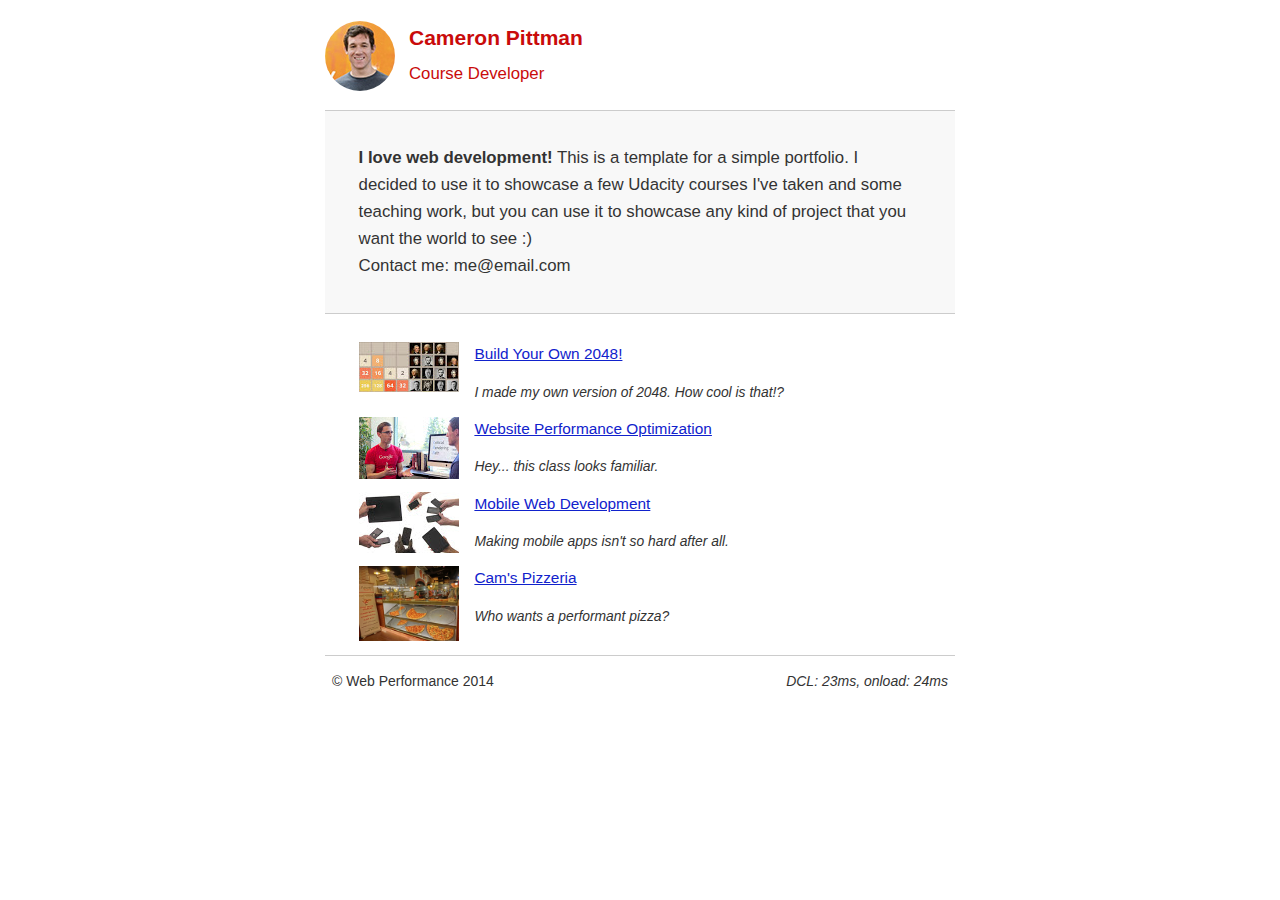
<file: index.html>
<!DOCTYPE html>
<html lang="en">
    <head>
    <meta charset="utf-8">
    <meta name="viewport" content="width=device-width, initial-scale=1">
    <meta name="description" content=" FILL ME IN ">
    <meta name="author" content=" FILL ME IN ">
    <title>Cameron Pittman: Portfolio</title>
    <!-- Hmm, what is the impact of web fonts on speed? Measure it... -->
     <style>
   	html { font-size: 100%; overflow-y: scroll;  -webkit-tap-highlight-color: rgba(0,0,0,0);  -ms-text-size-adjust: 100%;
  -webkit-text-size-adjust: none;}body { margin: 0; font-size: 14px; line-height: 1.61; font-weight: 400; }body, button, input, select, textarea { font-family: 'Open Sans', sans-serif; color: #333; }
a { color: #12C; }a:visited { color: #61C; }a:focus { outline: thin dotted; }a:hover, a:active { color: #c00; outline: 0; }b, strong { font-weight: bold; }
pre, code { font-family: monospace, monospace; font-size: 1em; }ul, ol { margin: 1em 0; padding: 0 0 0 20px; }img { border: 0; max-width: 100%; }
body { background: #fff; }header, footer, .container { max-width: 45em; margin: 0 auto; }header { padding: 0 0.5em; color: #C90B0B; }
header img { border-radius: 40px; float: left; }header p { font-size:1.5em; font-weight: bold; padding-left: 4em;}header p span { font-size: 0.8em; font-weight: normal;}
.hero { padding: 2em; background-color: #f8f8f8; font-size:1.2em;  border-bottom: 1px solid #ccc;  border-top: 1px solid #ccc;}.content { padding: 1em 1em; }
.content li { list-style-type: none; font-size: 1.1em;}li img { float:left; padding-right: 1em; }li p { font-size: 0.9em; font-style: italic; }
footer {  padding: 0 0.5em;  border-top: 1px solid #ccc;}footer span { float: right; font-style: italic; }
/* Smartphones (portrait) */
@media only screen and (max-width: 480px) {  body { font-size: 12px;}  header p { padding-left: 4.5em;}}

   </style>
    <link href="css/print.css" rel="stylesheet" media="print">
    <!-- <link href="css/media.css" rel="stylesheet" media="screen and (max-width: 480px)"> -->
   
    <script>
      (function(w,g){w['GoogleAnalyticsObject']=g;
      w[g]=w[g]||function(){(w[g].q=w[g].q||[]).push(arguments)};w[g].l=1*new Date();})(window,'ga');
      // Optional TODO: replace with your Google Analytics profile ID.
      ga('create', 'UA-XXXX-Y');
      ga('send', 'pageview');
    </script>
    <script async src="http://www.google-analytics.com/analytics.js" ></script>
    </head>

    <body>
<header> <a href="/"><img src="img/profilepic.jpg"></a>
      <p>Cameron Pittman<br>
    <span>Course Developer</span></p>
    </header>
<div class="container">
      <div class="hero"> <strong>I love web development!</strong> This is a template for a simple portfolio. I decided to use it to showcase a few Udacity courses I've taken and some teaching work, but you can use it to showcase any kind of project that you want the world to see :) <br>
    Contact me: me@email.com </div>
      <div class="content">
    <ul>
          <li> <img src="img/build.jpg"> <a href="project-2048.html">Build Your Own 2048!</a>
        <p>I made my own version of 2048. How cool is that!?</p>
      </li>
          <li> <img src="img/website.jpg"> <a href="project-webperf.html">Website Performance Optimization</a>
        <p>Hey... this class looks familiar.</p>
      </li>
          <li> <img src="img/mobile.jpg"> <a href="project-mobile.html">Mobile Web Development</a>
        <p>Making mobile apps isn't so hard after all.</p>
      </li>
          <li> <img style="width: 100px;" src="views/images/pizzeria.jpg"> <a href="views/pizza.html">Cam's Pizzeria</a>
        <p>Who wants a performant pizza?</p>
      </li>
        </ul>
  </div>
      <footer>
    <p>&copy; Web Performance 2014 <span id="crp-stats"></span></p>
  </footer>
    </div>
    <link rel="dns-prefetch" href="//fonts.googleapis.com/css?family=Open+Sans:400,700">
	<script src="js/perfmatters.js"></script>
</body>
</html>
</file>
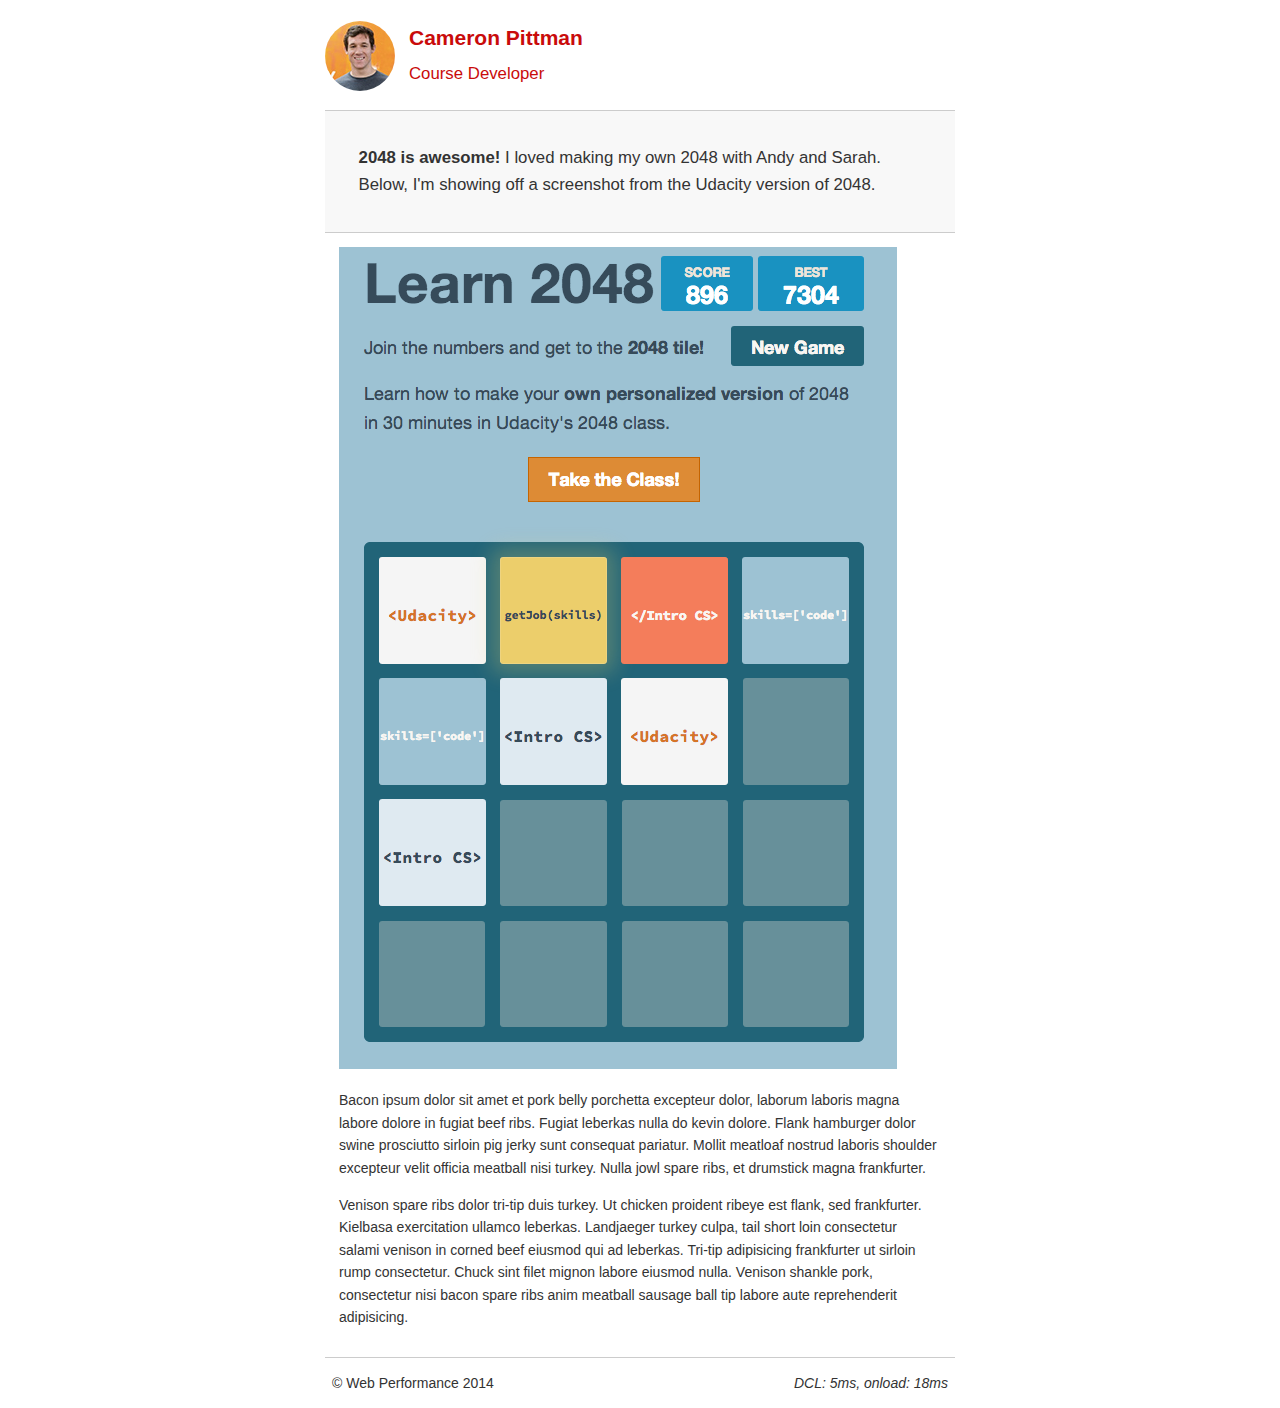
<file: project-2048.html>
<!DOCTYPE html>
<html lang="en">
  <head>
    <meta charset="utf-8">
    <meta name="viewport" content="width=device-width, initial-scale=1">
    <meta name="description" content=" FILL ME IN ">
    <meta name="author" content=" FILL ME IN ">
    <title>Cameron Pittman: Portfolio</title>

    <!-- Hmm, what is the impact of web fonts on speed? Measure it... -->
    <!-- <link href="//fonts.googleapis.com/css?family=Open+Sans:400,700" rel="stylesheet"> -->

    <style>
   	html { font-size: 100%; overflow-y: scroll;  -webkit-tap-highlight-color: rgba(0,0,0,0);  -ms-text-size-adjust: 100%;
  -webkit-text-size-adjust: none;}body { margin: 0; font-size: 14px; line-height: 1.61; font-weight: 400; }body, button, input, select, textarea { font-family: 'Open Sans', sans-serif; color: #333; }
a { color: #12C; }a:visited { color: #61C; }a:focus { outline: thin dotted; }a:hover, a:active { color: #c00; outline: 0; }b, strong { font-weight: bold; }
pre, code { font-family: monospace, monospace; font-size: 1em; }ul, ol { margin: 1em 0; padding: 0 0 0 20px; }img { border: 0; max-width: 100%; }
body { background: #fff; }header, footer, .container { max-width: 45em; margin: 0 auto; }header { padding: 0 0.5em; color: #C90B0B; }
header img { border-radius: 40px; float: left; }header p { font-size:1.5em; font-weight: bold; padding-left: 4em;}header p span { font-size: 0.8em; font-weight: normal;}
.hero { padding: 2em; background-color: #f8f8f8; font-size:1.2em;  border-bottom: 1px solid #ccc;  border-top: 1px solid #ccc;}.content { padding: 1em 1em; }
.content li { list-style-type: none; font-size: 1.1em;}li img { float:left; padding-right: 1em; }li p { font-size: 0.9em; font-style: italic; }
footer {  padding: 0 0.5em;  border-top: 1px solid #ccc;}footer span { float: right; font-style: italic; }
  @media only screen and (max-width: 480px) {  body { font-size: 12px;}  header p { padding-left: 4.5em;}}
   </style>
    <link href="css/print.css" rel="stylesheet" media="print">
    <!-- <link href="css/media.css" rel="stylesheet" media="screen and (max-width: 480px)">-->

    <script>
      (function(w,g){w['GoogleAnalyticsObject']=g;
      w[g]=w[g]||function(){(w[g].q=w[g].q||[]).push(arguments)};w[g].l=1*new Date();})(window,'ga');

      // Optional TODO: replace with your Google Analytics profile ID.
      ga('create', 'UA-XXXX-Y');
      ga('send', 'pageview');
    </script>
    <script  async src="//www.google-analytics.com/analytics.js" async></script>
  
  </head>

  <body>
    <header>
      <a href="/"><img src="img/profilepic.jpg"></a>
      <p>Cameron Pittman<br><span>Course Developer</span></p>
    </header>

    <div class="container">
      <div class="hero">
        <strong>2048 is awesome!</strong> I loved making my own 2048 with Andy and Sarah. Below, I'm showing off a screenshot from the Udacity version of 2048.
      </div>

      <div class="content">

        <img class="img-responsive" src="img/2048.png">

        <p>Bacon ipsum dolor sit amet et pork belly porchetta excepteur dolor, laborum laboris magna labore dolore in fugiat beef ribs. Fugiat leberkas nulla do kevin dolore. Flank hamburger dolor swine prosciutto sirloin pig jerky sunt consequat pariatur. Mollit meatloaf nostrud laboris shoulder excepteur velit officia meatball nisi turkey. Nulla jowl spare ribs, et drumstick magna frankfurter.</p>

        <p>Venison spare ribs dolor tri-tip duis turkey. Ut chicken proident ribeye est flank, sed frankfurter. Kielbasa exercitation ullamco leberkas. Landjaeger turkey culpa, tail short loin consectetur salami venison in corned beef eiusmod qui ad leberkas. Tri-tip adipisicing frankfurter ut sirloin rump consectetur. Chuck sint filet mignon labore eiusmod nulla. Venison shankle pork, consectetur nisi bacon spare ribs anim meatball sausage ball tip labore aute reprehenderit adipisicing.</p>

    </div>

    <footer>
      <p>&copy; Web Performance 2014 <span id="crp-stats"></span></p>
    </footer>
      <script async src="js/perfmatters.js"></script>
  </body>
</html>
</file>
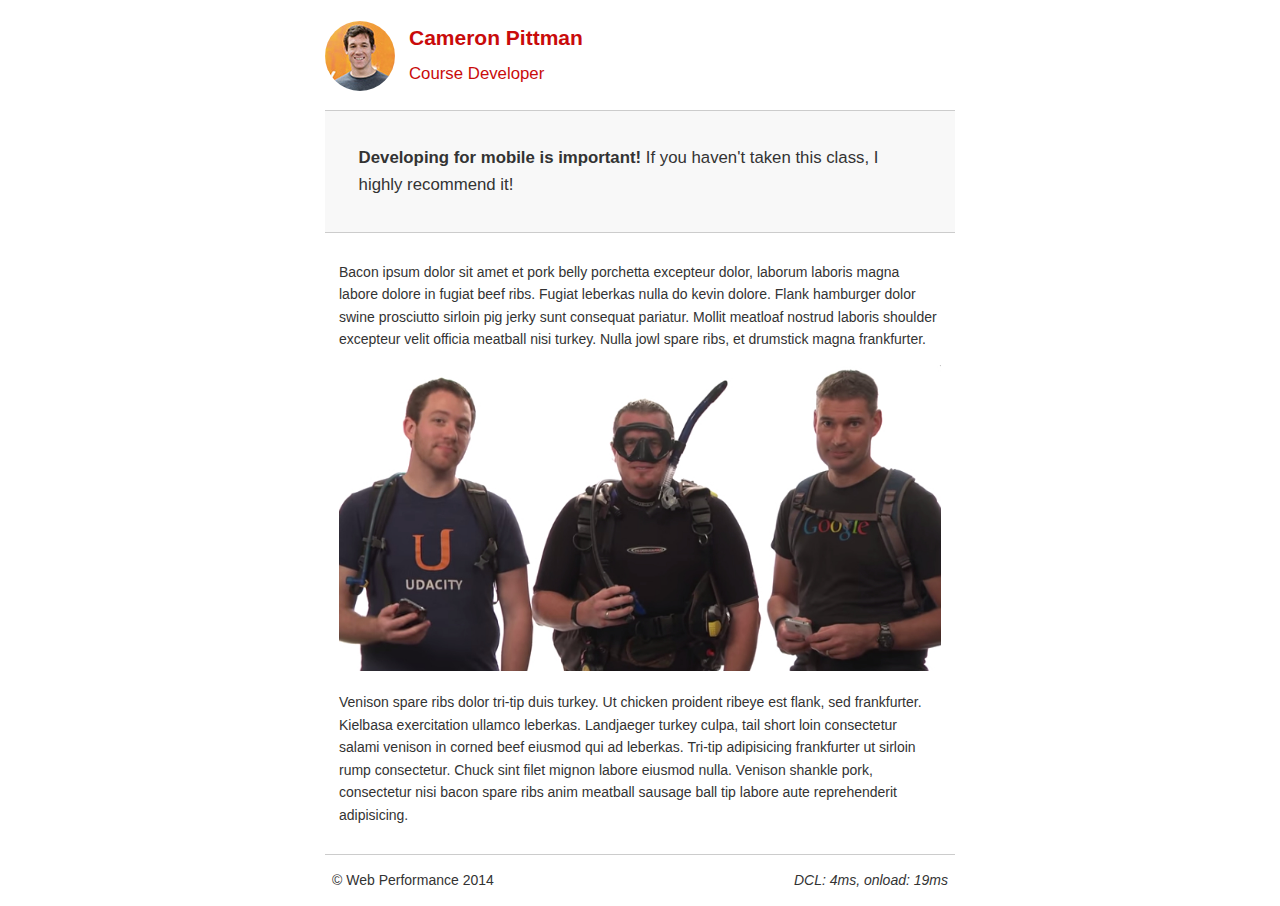
<file: project-mobile.html>
<!DOCTYPE html>
<html lang="en">
  <head>
    <meta charset="utf-8">
    <meta name="viewport" content="width=device-width, initial-scale=1">
    <meta name="description" content=" FILL ME IN ">
    <meta name="author" content=" FILL ME IN ">
    <title>Cameron Pitman: Portfolio</title>

    <!-- Hmm, what is the impact of web fonts on speed? Measure it... -->
    <!-- <link href="//fonts.googleapis.com/css?family=Open+Sans:400,700" rel="stylesheet"> -->
    <style>
   	html { font-size: 100%; overflow-y: scroll;  -webkit-tap-highlight-color: rgba(0,0,0,0);  -ms-text-size-adjust: 100%;
  -webkit-text-size-adjust: none;}body { margin: 0; font-size: 14px; line-height: 1.61; font-weight: 400; }body, button, input, select, textarea { font-family: 'Open Sans', sans-serif; color: #333; }
a { color: #12C; }a:visited { color: #61C; }a:focus { outline: thin dotted; }a:hover, a:active { color: #c00; outline: 0; }b, strong { font-weight: bold; }
pre, code { font-family: monospace, monospace; font-size: 1em; }ul, ol { margin: 1em 0; padding: 0 0 0 20px; }img { border: 0; max-width: 100%; }
body { background: #fff; }header, footer, .container { max-width: 45em; margin: 0 auto; }header { padding: 0 0.5em; color: #C90B0B; }
header img { border-radius: 40px; float: left; }header p { font-size:1.5em; font-weight: bold; padding-left: 4em;}header p span { font-size: 0.8em; font-weight: normal;}
.hero { padding: 2em; background-color: #f8f8f8; font-size:1.2em;  border-bottom: 1px solid #ccc;  border-top: 1px solid #ccc;}.content { padding: 1em 1em; }
.content li { list-style-type: none; font-size: 1.1em;}li img { float:left; padding-right: 1em; }li p { font-size: 0.9em; font-style: italic; }
footer {  padding: 0 0.5em;  border-top: 1px solid #ccc;}footer span { float: right; font-style: italic; }
   @media only screen and (max-width: 480px) {  body { font-size: 12px;}  header p { padding-left: 4.5em;}}
   </style>
    <link href="css/print.css" rel="stylesheet" media="print">
    <!-- <link href="css/media.css" rel="stylesheet" media="screen and (max-width: 480px)">-->

    <script>
      (function(w,g){w['GoogleAnalyticsObject']=g;
      w[g]=w[g]||function(){(w[g].q=w[g].q||[]).push(arguments)};w[g].l=1*new Date();})(window,'ga');

      // Optional TODO: replace with your Google Analytics profile ID.
      ga('create', 'UA-XXXX-Y');
      ga('send', 'pageview');
    </script>
    <script src="http://www.google-analytics.com/analytics.js" async></script>
   
  </head>

  <body>
    <header>
      <a href="/"><img src="img/profilepic.jpg"></a>
      <p>Cameron Pittman<br><span>Course Developer</span></p>
    </header>

    <div class="container">
      <div class="hero">
        <strong>Developing for mobile is important!</strong> If you haven't taken this class, I highly recommend it!
      </div>

      <div class="content">

        <p>Bacon ipsum dolor sit amet et pork belly porchetta excepteur dolor, laborum laboris magna labore dolore in fugiat beef ribs. Fugiat leberkas nulla do kevin dolore. Flank hamburger dolor swine prosciutto sirloin pig jerky sunt consequat pariatur. Mollit meatloaf nostrud laboris shoulder excepteur velit officia meatball nisi turkey. Nulla jowl spare ribs, et drumstick magna frankfurter.</p>

        <img src="img/mobilewebdev.jpg">

        <p>Venison spare ribs dolor tri-tip duis turkey. Ut chicken proident ribeye est flank, sed frankfurter. Kielbasa exercitation ullamco leberkas. Landjaeger turkey culpa, tail short loin consectetur salami venison in corned beef eiusmod qui ad leberkas. Tri-tip adipisicing frankfurter ut sirloin rump consectetur. Chuck sint filet mignon labore eiusmod nulla. Venison shankle pork, consectetur nisi bacon spare ribs anim meatball sausage ball tip labore aute reprehenderit adipisicing.</p>

    </div>

    <footer>
      <p>&copy; Web Performance 2014 <span id="crp-stats"></span></p>
    </footer>
     <script async src="js/perfmatters.js"></script>
  </body>
</html>
</file>
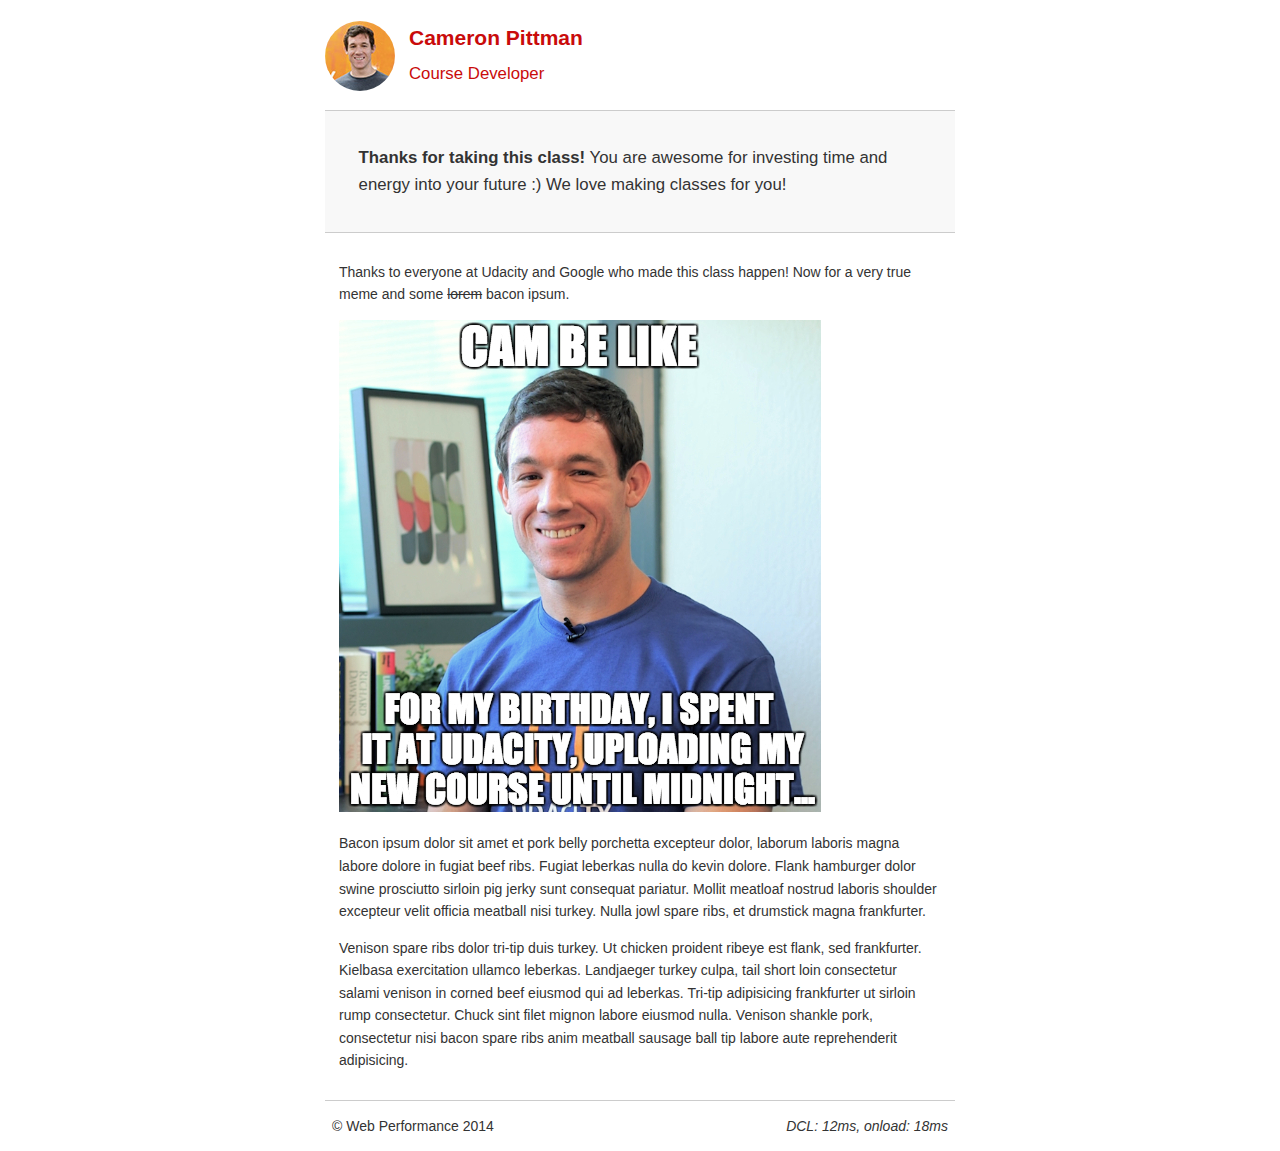
<file: project-webperf.html>
<!DOCTYPE html>
<html lang="en">
  <head>
    <meta charset="utf-8">
    <meta name="viewport" content="width=device-width, initial-scale=1">
    <meta name="description" content=" FILL ME IN ">
    <meta name="author" content=" FILL ME IN ">
    <title>Cameron Pittman: Portfolio</title>

    <!-- Hmm, what is the impact of web fonts on speed? Measure it... -->
    <!-- <link href="//fonts.googleapis.com/css?family=Open+Sans:400,700" rel="stylesheet"> -->

    <style>
   	html { font-size: 100%; overflow-y: scroll;  -webkit-tap-highlight-color: rgba(0,0,0,0);  -ms-text-size-adjust: 100%;
  -webkit-text-size-adjust: none;}body { margin: 0; font-size: 14px; line-height: 1.61; font-weight: 400; }body, button, input, select, textarea { font-family: 'Open Sans', sans-serif; color: #333; }
a { color: #12C; }a:visited { color: #61C; }a:focus { outline: thin dotted; }a:hover, a:active { color: #c00; outline: 0; }b, strong { font-weight: bold; }
pre, code { font-family: monospace, monospace; font-size: 1em; }ul, ol { margin: 1em 0; padding: 0 0 0 20px; }img { border: 0; max-width: 100%; }
body { background: #fff; }header, footer, .container { max-width: 45em; margin: 0 auto; }header { padding: 0 0.5em; color: #C90B0B; }
header img { border-radius: 40px; float: left; }header p { font-size:1.5em; font-weight: bold; padding-left: 4em;}header p span { font-size: 0.8em; font-weight: normal;}
.hero { padding: 2em; background-color: #f8f8f8; font-size:1.2em;  border-bottom: 1px solid #ccc;  border-top: 1px solid #ccc;}.content { padding: 1em 1em; }
.content li { list-style-type: none; font-size: 1.1em;}li img { float:left; padding-right: 1em; }li p { font-size: 0.9em; font-style: italic; }
footer {  padding: 0 0.5em;  border-top: 1px solid #ccc;}footer span { float: right; font-style: italic; }
  @media only screen and (max-width: 480px) {  body { font-size: 12px;}  header p { padding-left: 4.5em;}}
   </style>
    <link href="css/print.css" rel="stylesheet" media="print">
   <!-- <link href="css/media.css" rel="stylesheet" media="screen and (max-width: 480px)"> -->


    <script>
      (function(w,g){w['GoogleAnalyticsObject']=g;
      w[g]=w[g]||function(){(w[g].q=w[g].q||[]).push(arguments)};w[g].l=1*new Date();})(window,'ga');
      // Optional TODO: replace with your Google Analytics profile ID.
      ga('create', 'UA-XXXX-Y');
      ga('send', 'pageview');
    </script>
    <script src="http://www.google-analytics.com/analytics.js" async></script>
   
  </head>

  <body>
    <header>
      <a href="/"><img src="img/profilepic.jpg"></a>
      <p>Cameron Pittman<br><span>Course Developer</span></p>
    </header>

    <div class="container">
      <div class="hero">
        <strong>Thanks for taking this class!</strong> You are awesome for investing time and energy into your future :) We love making classes for you!
      </div>

      <div class="content">

        <p>Thanks to everyone at Udacity and Google who made this class happen! Now for a very true meme and some <strike>lorem</strike> bacon ipsum.</p>

        <img src="img/cam_be_like.jpg">

        <p>Bacon ipsum dolor sit amet et pork belly porchetta excepteur dolor, laborum laboris magna labore dolore in fugiat beef ribs. Fugiat leberkas nulla do kevin dolore. Flank hamburger dolor swine prosciutto sirloin pig jerky sunt consequat pariatur. Mollit meatloaf nostrud laboris shoulder excepteur velit officia meatball nisi turkey. Nulla jowl spare ribs, et drumstick magna frankfurter.</p>

        <p>Venison spare ribs dolor tri-tip duis turkey. Ut chicken proident ribeye est flank, sed frankfurter. Kielbasa exercitation ullamco leberkas. Landjaeger turkey culpa, tail short loin consectetur salami venison in corned beef eiusmod qui ad leberkas. Tri-tip adipisicing frankfurter ut sirloin rump consectetur. Chuck sint filet mignon labore eiusmod nulla. Venison shankle pork, consectetur nisi bacon spare ribs anim meatball sausage ball tip labore aute reprehenderit adipisicing.</p>

    </div>

    <footer>
      <p>&copy; Web Performance 2014 <span id="crp-stats"></span></p>
    </footer>
     <script async src="js/perfmatters.js"></script>
  </body>
</html>
</file>
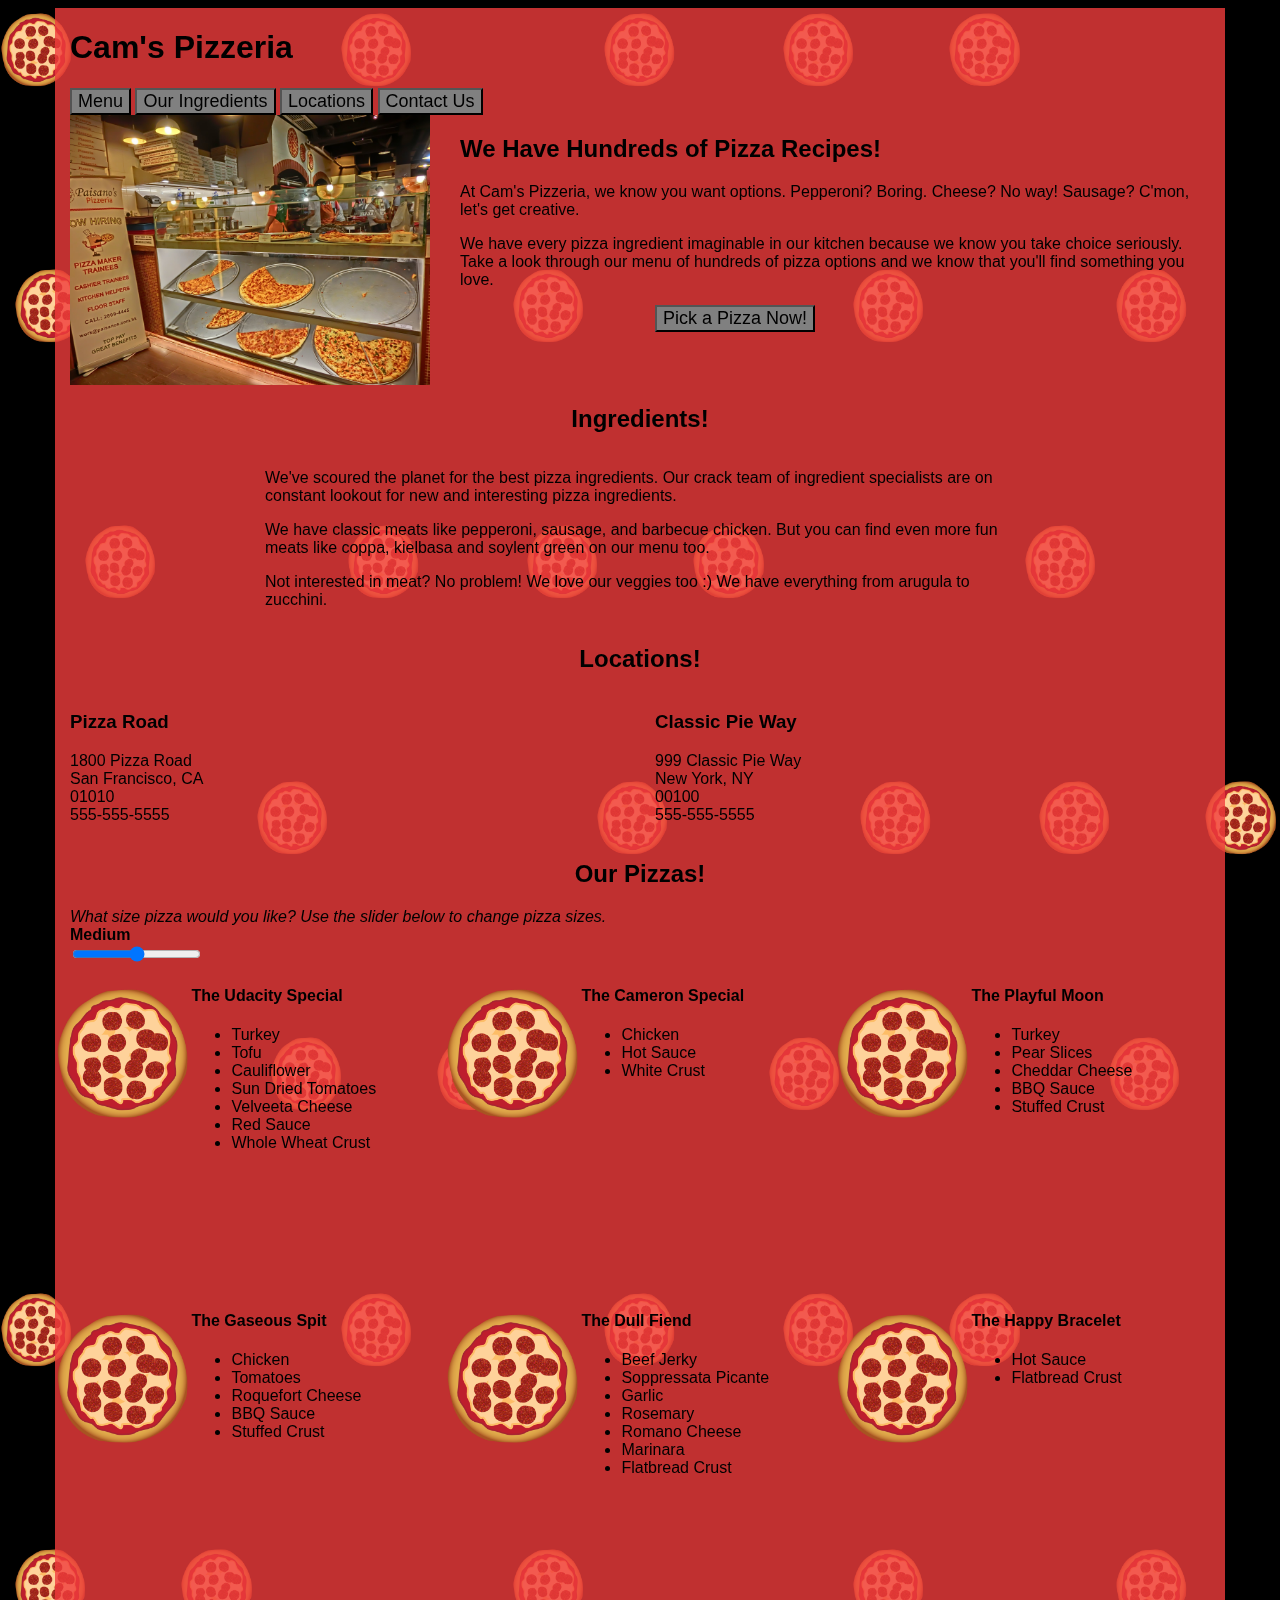
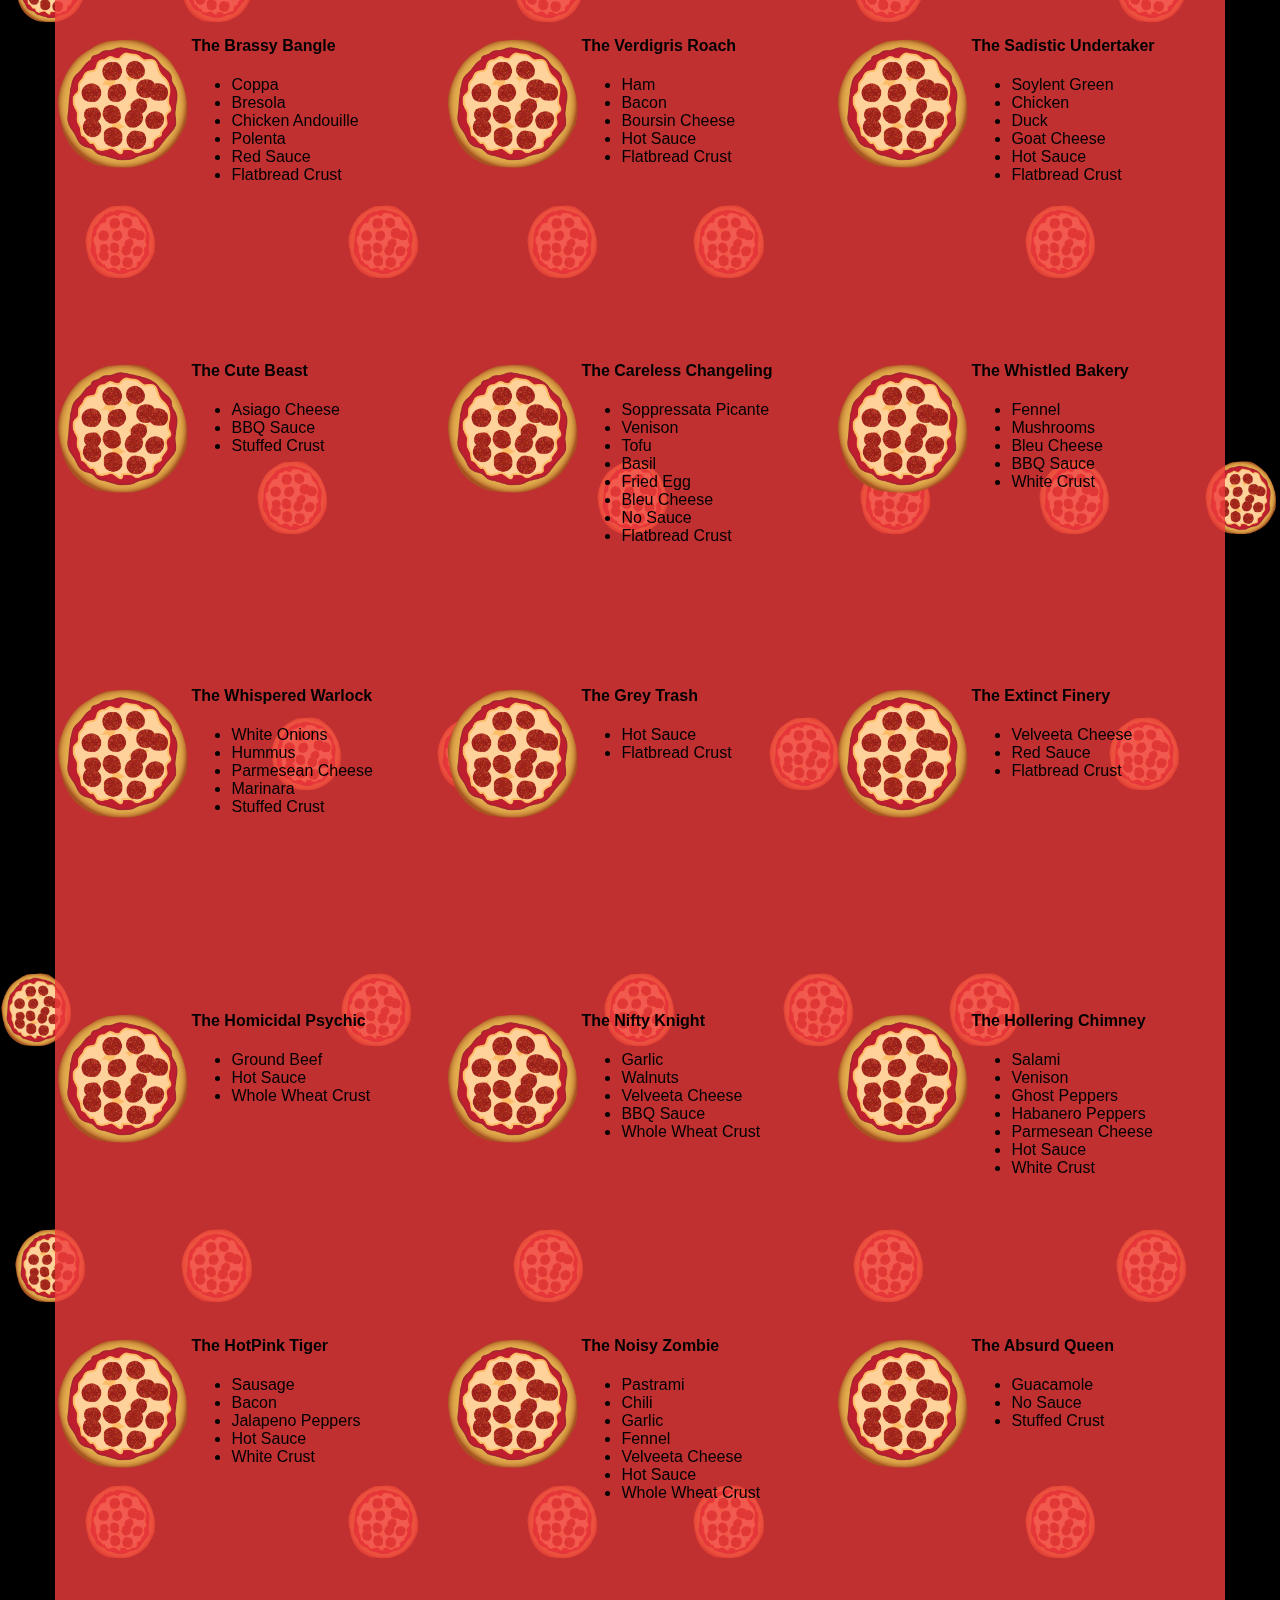
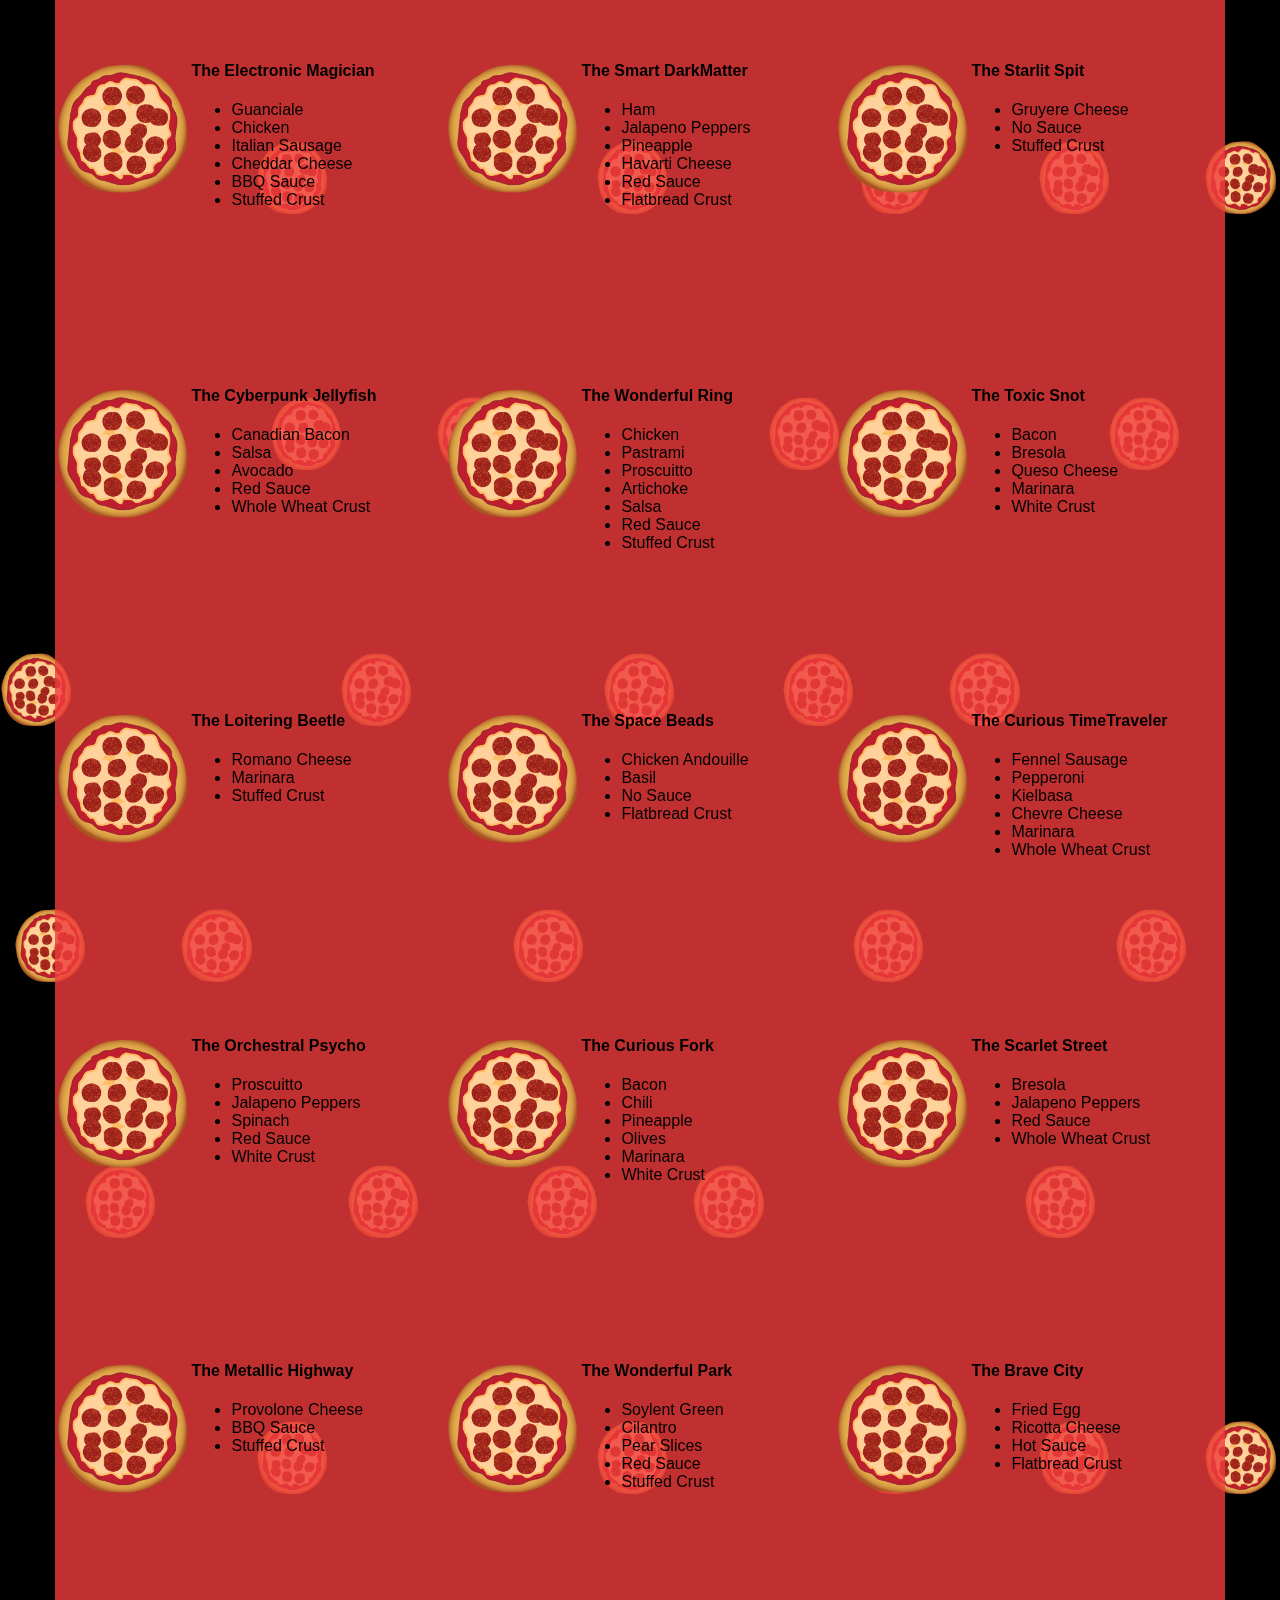
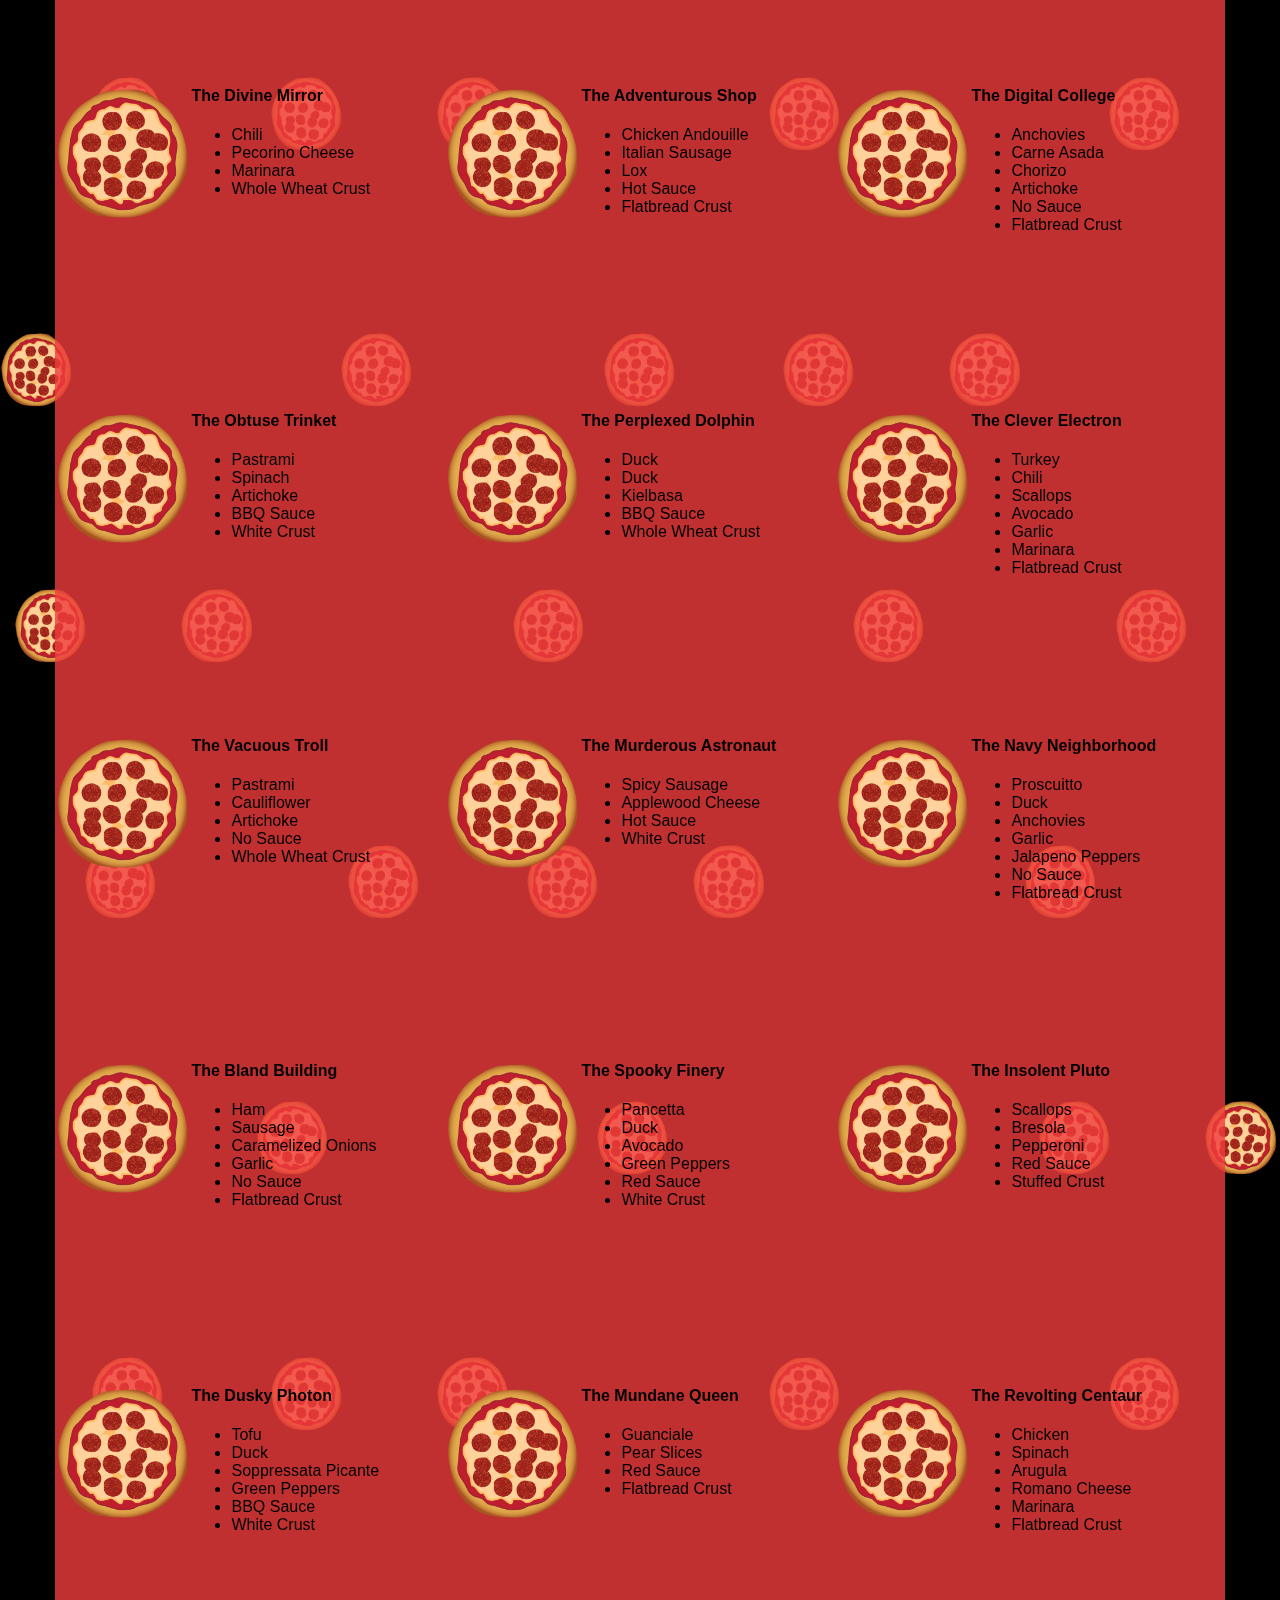
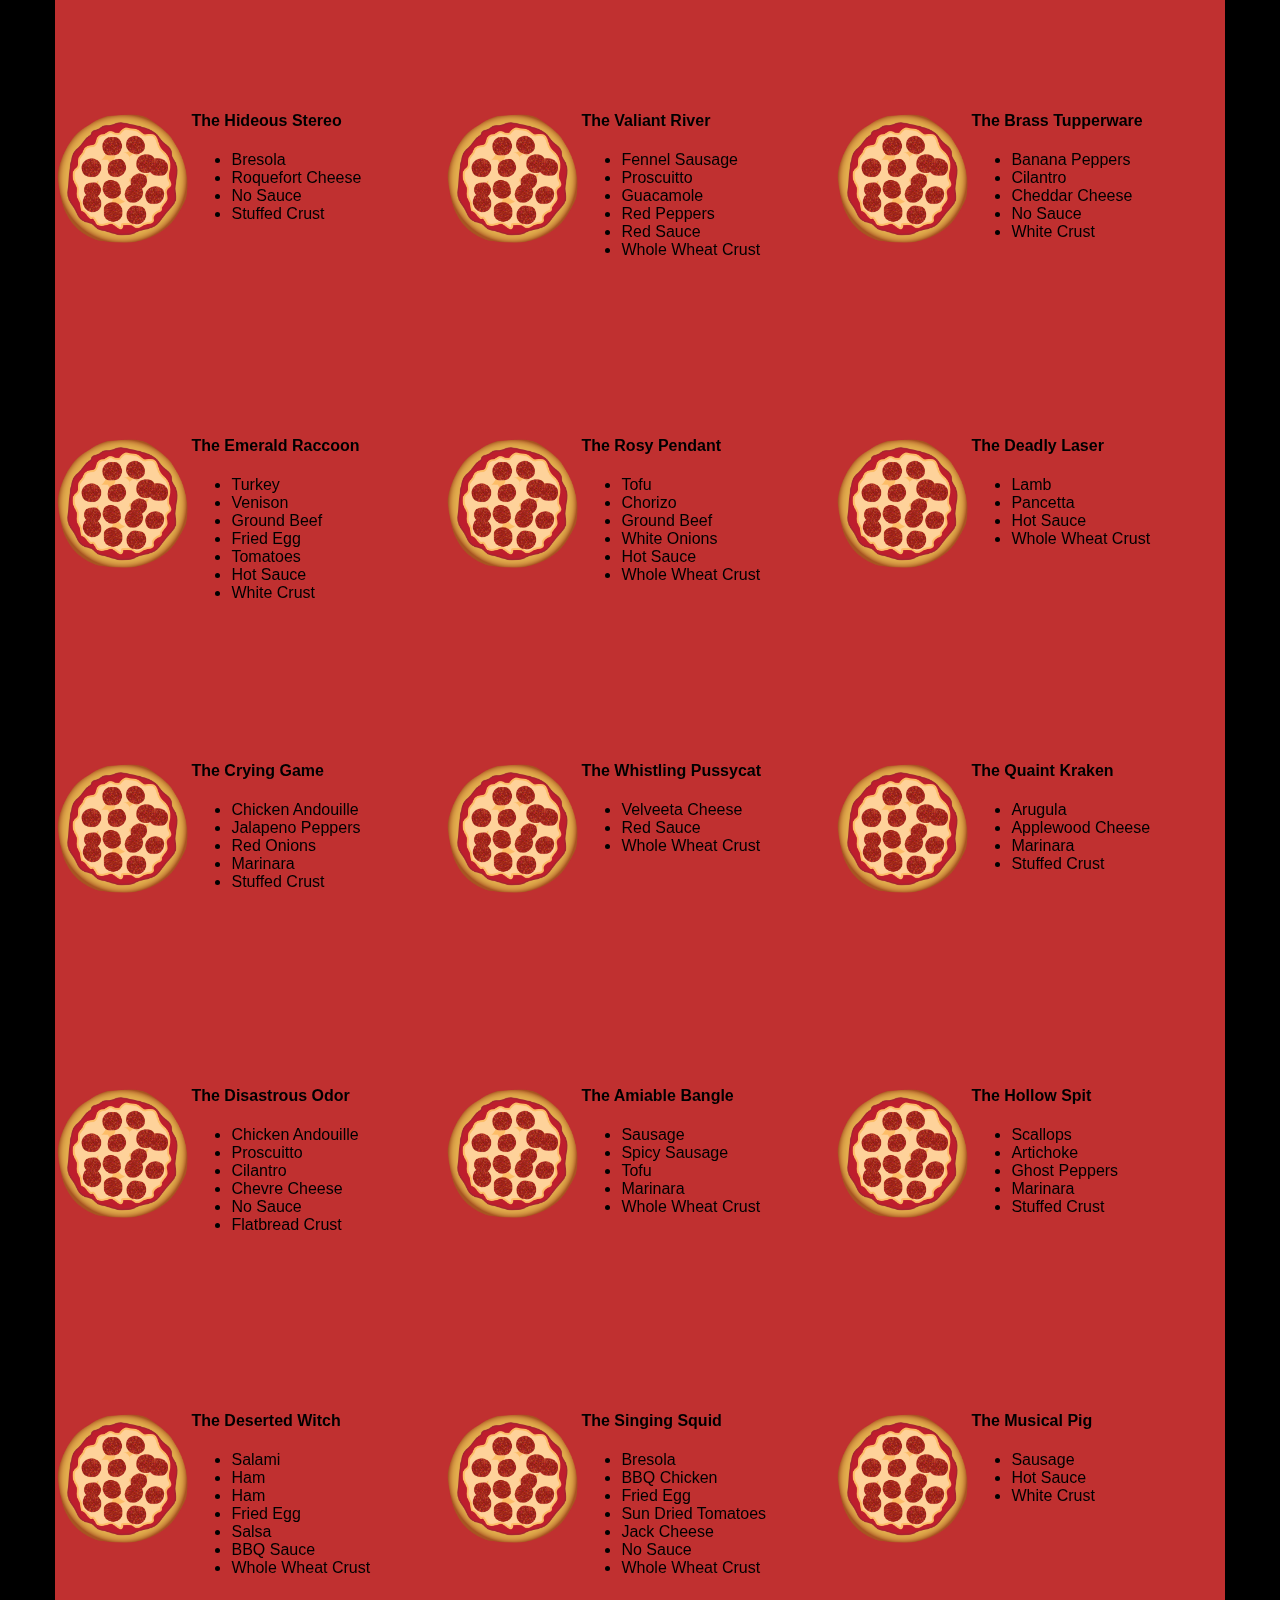
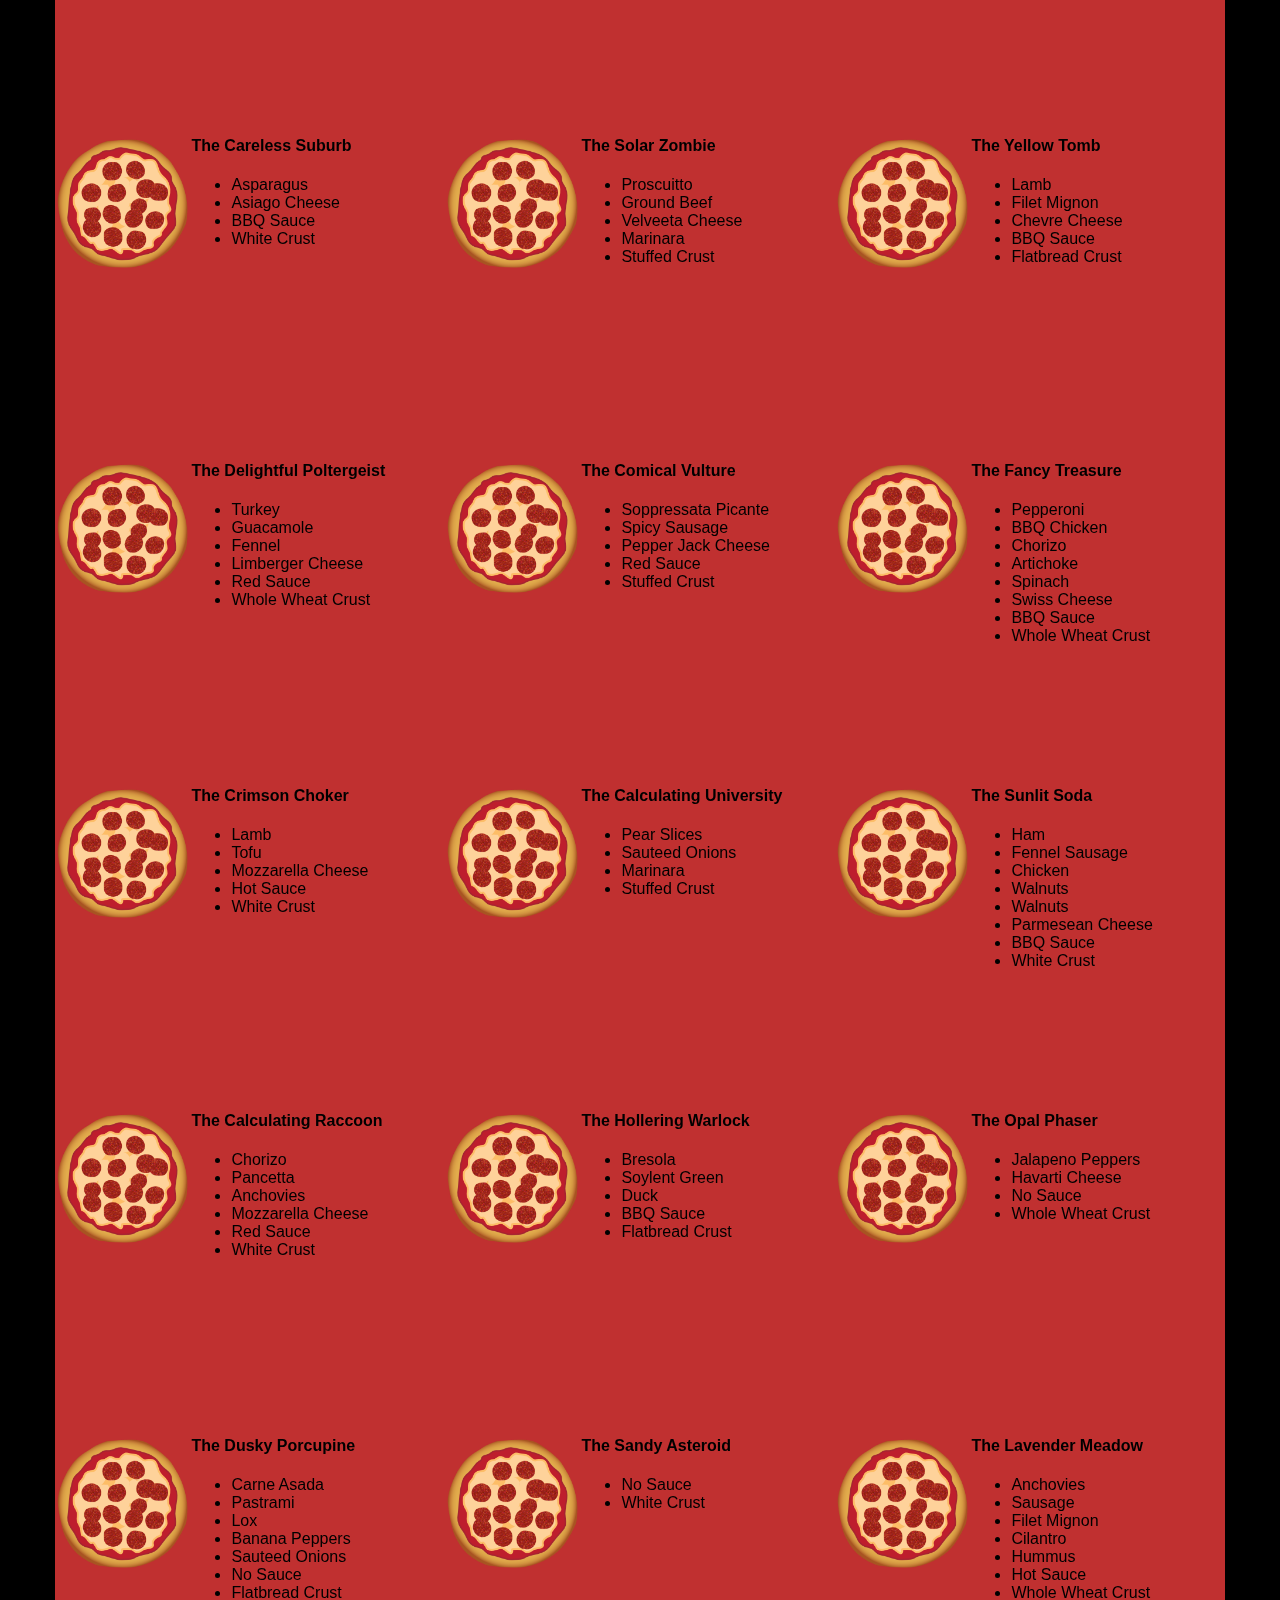
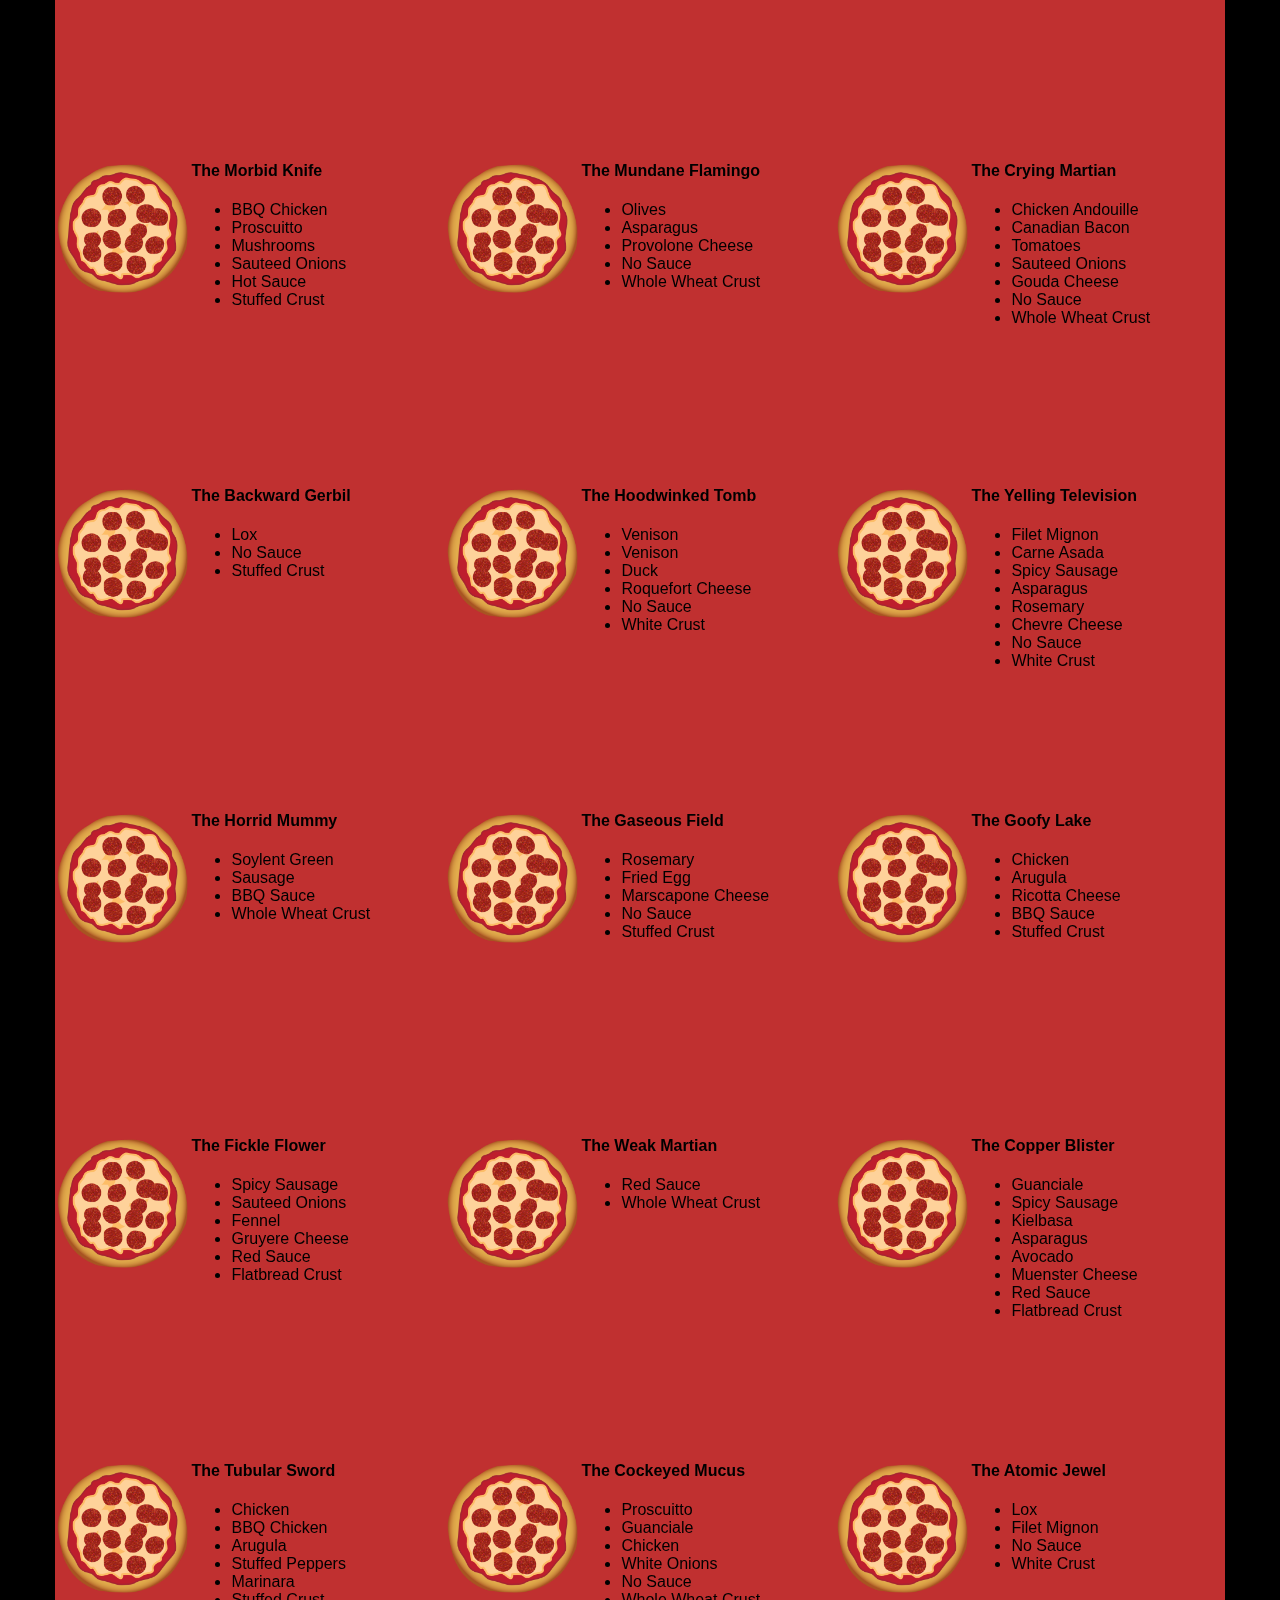
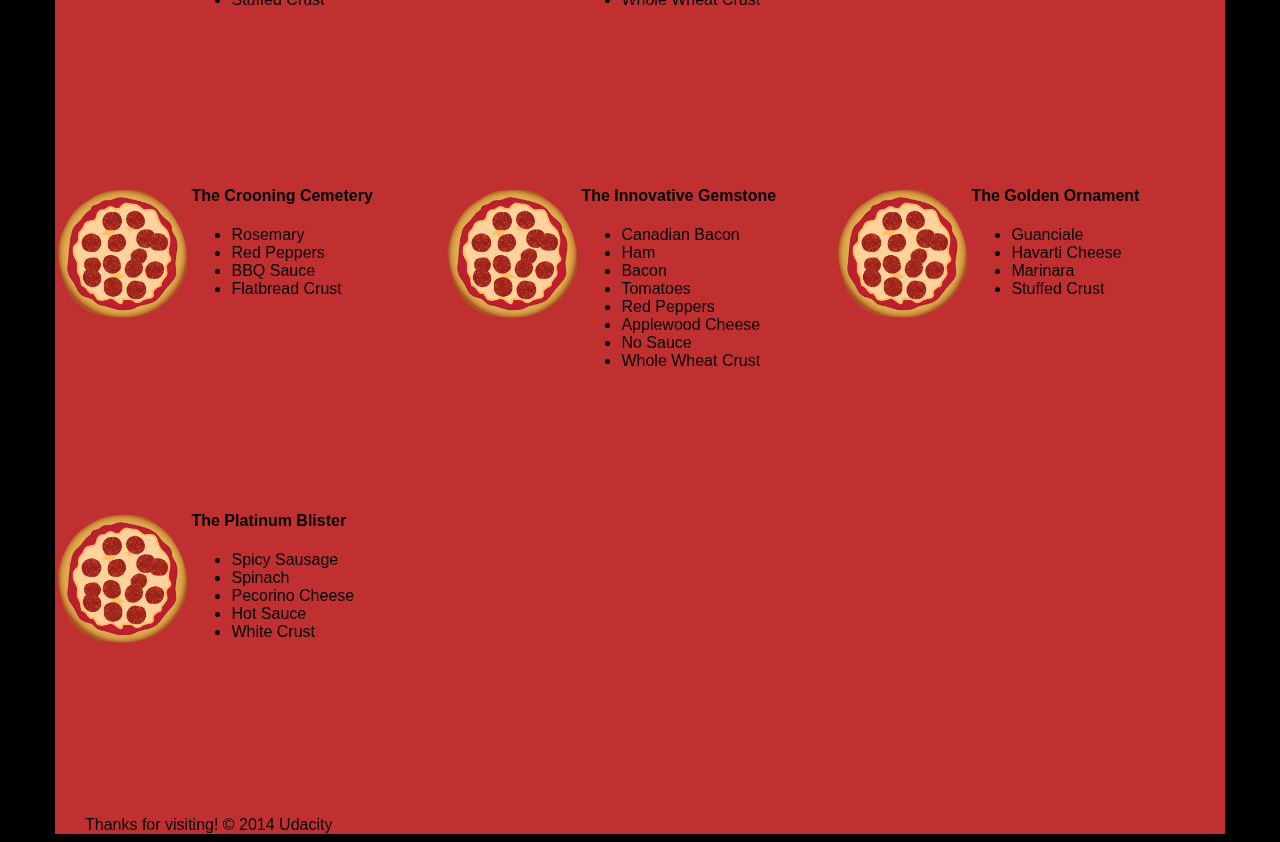
<file: views/pizza.html>
<!DOCTYPE HTML>
<html>
<head>
 <style>
   /** {
  outline: 1px solid red !important;
}*/
* {  -webkit-box-sizing: border-box;  -moz-box-sizing: border-box;  -box-sizing: border-box;}body {  font-family: "Trebuchet MS", Helvetica, sans-serif;
  background: black;}input {  background: grey;  font-size: 18px;}form {  display: inline-block;}.centered {  text-align: center;}
#pizzaSize {  font-weight: 800;}.mover {  position: fixed;  width: 256px;  z-index: -1;}.randomPizzaContainer {  float: left;  display: flex;
}.randomPizzaContainer:after {  content: "";  display: table;  clear:both;} .container {  background-color: rgba(240, 60, 60, 0.8);}
 </style>
  <link rel="stylesheet" href="css/bootstrap-grid.css">
</head>

<body>
  <div class="container">
    <div id="header" class="row">
      <div class="col-md-6">
        <div class="row">
          <div class="col-md-12">
            <h1>Cam's Pizzeria</h1>
            <div class="row">
              <div id="menu" class="col-md-12">
                <form action="#randomPizzas">
                  <input type="submit" value="Menu">
                </form>
                <form action="#ingredients">
                  <input type="submit" value="Our Ingredients">
                </form>
                <form action="#locations">
                  <input type="submit" value="Locations">
                </form>
                <form action="#" onsubmit="alert('Thanks for clicking! This button doesn\'t do anything because this is a fake pizzeria :\)')">
                  <input type="submit" value="Contact Us">
                </form>
              </div>
            </div>
          </div>
        </div>
      </div>
      <div id="movingPizzas1" class="col-md-6">
      </div>
    </div>
    <div id="callToAction" class="row">
      <div class="col-md-4">
        <img src="images/pizzeria.jpg" class="img-responsive"> <!-- Image credit to: http://commons.wikimedia.org/wiki/File:HK_TST_night_%E5%98%89%E8%98%AD%E9%81%93_Granville_Road_restaurant_Paisano's_Pizzeria_pizza_Dec-2013.JPG -->
      </div>
      <div class="col-md-8">
        <div class="row">
          <div class="col-md-12">
            <h2>We Have Hundreds of Pizza Recipes!</h2>
            <p>At Cam's Pizzeria, we know you want options. Pepperoni? Boring. Cheese? No way! Sausage? C'mon, let's get creative.</p>

            <p>We have every pizza ingredient imaginable in our kitchen because we know you take choice seriously. Take a look through our menu of hundreds of pizza options and we know that you'll find something you love.</p>
          </div>
        </div>
        <div class="row">
          <div class="col-md-6 col-md-push-3">
            <form action="#randomPizzas">
              <input type="submit" value="Pick a Pizza Now!">
            </form>
          </div>
        </div>
      </div>
    </div>
    <div id="ingredients" class="row">
      <div class="col-md-8 col-md-push-2">
        <div class="row">
          <div class="col-md-12 centered">
            <h2>Ingredients!</h2>
          </div>
        </div>
        <div class="row">
          <div class="col-md-12">
            <p>We've scoured the planet for the best pizza ingredients. Our crack team of ingredient specialists are on constant lookout for new and interesting pizza ingredients.</p>

            <p>We have classic meats like pepperoni, sausage, and barbecue chicken. But you can find even more fun meats like coppa, kielbasa and soylent green on our menu too.</p>

            <p>Not interested in meat? No problem! We love our veggies too :) We have everything from arugula to zucchini.</p>
          </div>
        </div>
      </div>
    </div>
    <div id="locations" class="row">
      <div class="col-md-12">
        <h2 style="text-align: center">Locations!</h2>
        <div class="row">
          <div class="col-md-6">
            <h3>Pizza Road</h3>
            <p>1800 Pizza Road<br>San Francisco, CA<br>01010<br>555-555-5555</p>
          </div>
          <div class="col-md-6">
            <h3>Classic Pie Way</h3>
            <p>999 Classic Pie Way<br>New York, NY<br>00100<br>555-555-5555</p>
          </div>
        </div>
      </div>
    </div>
    <div id="pizzaGenerator" class="row">
      <div class="col-md-12">
        <h2 style="text-align: center">Our Pizzas!</h2>
        <div class="row">
          <div class="col-md-12">
            <em>What size pizza would you like? Use the slider below to change pizza sizes.</em>
          </div>
          <div id="pizzaSize" class="col-md-6">Medium</div>
          <div class="col-md-12">
            <input id="sizeSlider" type="range" min="1" max="3" value="2" step="1" onchange="resizePizzas(this.value)"></input>
          </div>
        </div>
        <div id="randomPizzas" class="row">
          <div id="pizza0" class="randomPizzaContainer" style="width:33.33%; height: 325px;">
            <div style="width:35%">
              <img src="images/pizza.png" class="img-responsive">
            </div>
            <div style="width:65%">
              <h4>The Udacity Special</h4>
              <ul>
                <li>Turkey</li>
                <li>Tofu</li>
                <li>Cauliflower</li>
                <li>Sun Dried Tomatoes</li>
                <li>Velveeta Cheese</li>
                <li>Red Sauce</li>
                <li>Whole Wheat Crust</li>
              </ul>
            </div>
          </div>
          <div id="pizza1" class="randomPizzaContainer" style="width:33.33%; height: 325px;">
            <div style="width:35%">
              <img src="images/pizza.png" class="img-responsive">
            </div>
            <div style="width:65%">
              <h4>The Cameron Special</h4>
              <ul>
                <li>Chicken</li>
                <li>Hot Sauce</li>
                <li>White Crust</li>
              </ul>
            </div>
          </div>
        </div>
      </div>
    </div>
    <div id="footer" class="col-md-12">Thanks for visiting! &copy; 2014 Udacity</div>
  </div>
  <script type="text/javascript" src="js/main.js"></script>
</body>

</html>
</html>
</file>
<file: css/print.css>
@media print {
  * { background: transparent !important; color: black !important; text-shadow: none !important; filter:none !important; -ms-filter: none !important; }
  a, a:visited { color: #444 !important; text-decoration: underline; }
  a[href]:after { content: " (" attr(href) ")"; }
  tr, img { page-break-inside: avoid; }
  img { max-width: 100% !important; }
  @page { margin: 0.5cm; }
  p, h2, h3 { orphans: 3; widows: 3; }
  h2, h3{ page-break-after: avoid; }
}
</file>
<file: css/media.css>
/* Smartphones (portrait) */
@media only screen and (max-width: 480px) {
  body { font-size: 12px;}
  header p { padding-left: 4.5em;}
}
</file>
